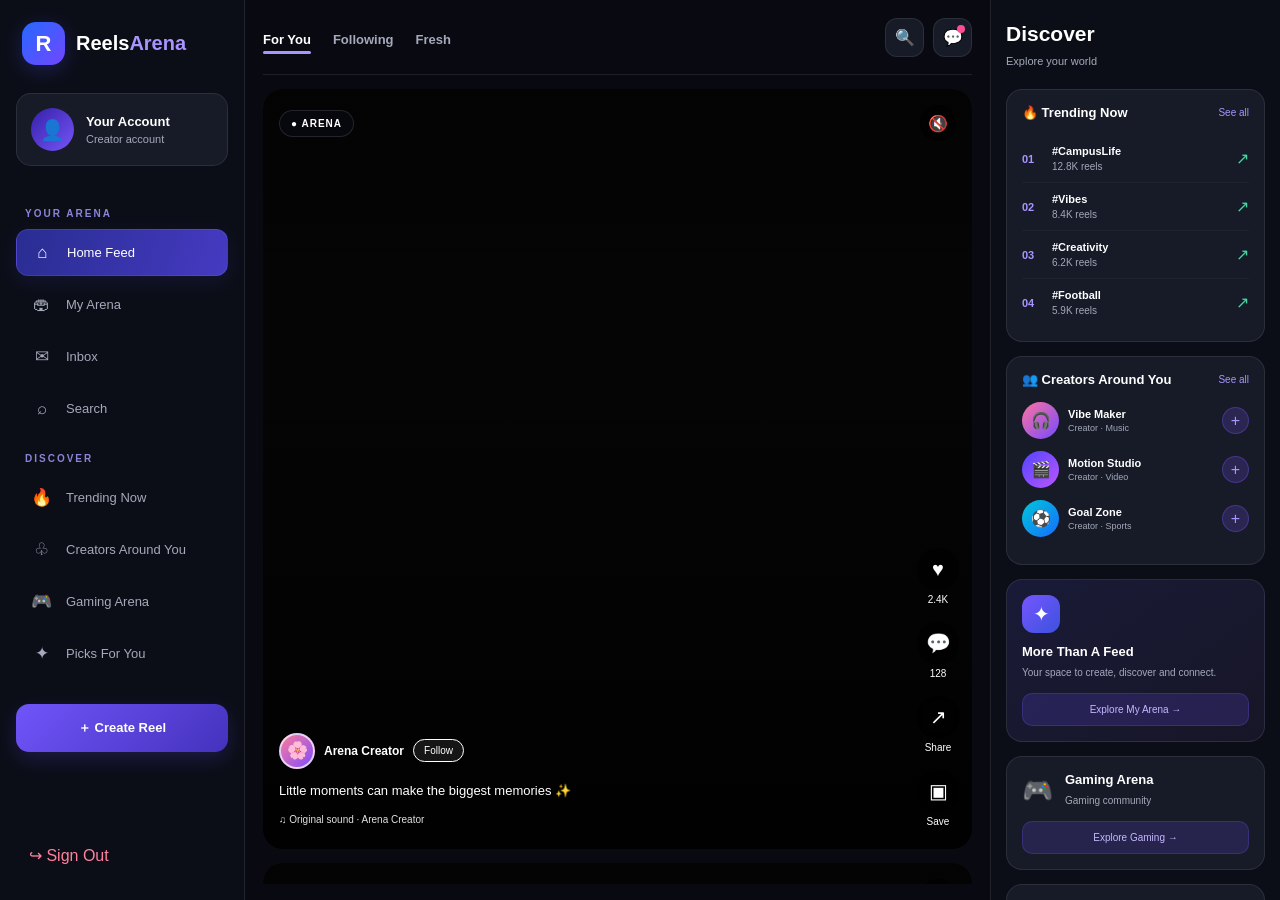
<file: dashboard.html>
<!DOCTYPE html>
<html lang="en">
<head>
    <meta charset="UTF-8">
    <meta name="viewport" content="width=device-width, initial-scale=1.0">
    <title>ReelsArena | Discover</title>
    <link rel="stylesheet" href="dashboard.css">
</head>

<body>

<div class="app">

    <!-- MOBILE EXPLORE BUTTON -->
    <button class="mobile-explore-btn" id="mobileExploreBtn">
        <span class="explore-icon">☰</span>
        <span>Explore</span>
    </button>

    <!-- DRAWER OVERLAY -->
    <div class="arena-drawer-overlay" id="arenaDrawerOverlay"></div>

    <!-- MOBILE SLIDE DRAWER -->
    <aside class="arena-drawer" id="arenaDrawer">

        <div class="drawer-header">
            <div class="drawer-brand">
                <div class="drawer-logo">R</div>
                <div>
                    <h2>ReelsArena</h2>
                    <p>Your world. Your arena.</p>
                </div>
            </div>

            <button class="drawer-close" id="drawerCloseBtn">✕</button>
        </div>

        <div class="drawer-user">
            <div class="drawer-avatar" id="drawerAvatar">👤</div>
            <div>
                <h3 id="drawerUserName">Welcome back</h3>
                <p>Explore your community</p>
            </div>
        </div>

        <p class="drawer-section-title">YOUR SPACE</p>

        <button class="drawer-item" data-section="myArena">
            <span class="drawer-item-icon">🏟️</span>
            <span>My Arena</span>
            <span class="drawer-arrow">›</span>
        </button>

        <button class="drawer-item" data-section="inbox">
            <span class="drawer-item-icon">💬</span>
            <span>Inbox</span>
            <span class="drawer-arrow">›</span>
        </button>

        <button class="drawer-item" data-section="search">
            <span class="drawer-item-icon">🔍</span>
            <span>Search</span>
            <span class="drawer-arrow">›</span>
        </button>

        <p class="drawer-section-title">DISCOVER</p>

        <button class="drawer-item" data-section="trending">
            <span class="drawer-item-icon">🔥</span>
            <span>Trending Now</span>
            <span class="drawer-arrow">›</span>
        </button>

        <button class="drawer-item" data-section="creators">
            <span class="drawer-item-icon">👥</span>
            <span>Creators Around You</span>
            <span class="drawer-arrow">›</span>
        </button>

        <button class="drawer-item" data-section="gaming">
            <span class="drawer-item-icon">🎮</span>
            <span>Gaming Arena</span>
            <span class="drawer-arrow">›</span>
        </button>

        <button class="drawer-item" data-section="picks">
            <span class="drawer-item-icon">✨</span>
            <span>Picks For You</span>
            <span class="drawer-arrow">›</span>
        </button>

        <div class="drawer-create">
            <button id="drawerUploadBtn">＋ Create a Reel</button>
        </div>

        <button class="drawer-logout" id="drawerLogoutBtn">
            ↪ Sign Out
        </button>

        <div class="drawer-footer">
            <span>REELSARENA</span>
            <span>Discover • Create • Connect</span>
        </div>
    </aside>


    <!-- LEFT SIDEBAR -->
    <aside class="sidebar">

        <div class="brand">
            <div class="brand-icon">R</div>
            <div class="brand-name">Reels<span>Arena</span></div>
        </div>

        <div class="sidebar-profile">
            <div class="profile-avatar" id="sideAvatar">👤</div>
            <div class="profile-info">
                <strong id="sideUserName">Your Account</strong>
                <span>Creator account</span>
            </div>
        </div>

        <div class="nav-label">YOUR ARENA</div>

        <button class="nav-item active" data-section="feed">
            <span>⌂</span> Home Feed
        </button>

        <button class="nav-item" data-section="myArena">
            <span>🏟</span> My Arena
        </button>

        <button class="nav-item" data-section="inbox">
            <span>✉</span> Inbox
        </button>

        <button class="nav-item" data-section="search">
            <span>⌕</span> Search
        </button>

        <div class="nav-label">DISCOVER</div>

        <button class="nav-item" data-section="trending">
            <span>🔥</span> Trending Now
        </button>

        <button class="nav-item" data-section="creators">
            <span>♧</span> Creators Around You
        </button>

        <button class="nav-item" data-section="gaming">
            <span>🎮</span> Gaming Arena
        </button>

        <button class="nav-item" data-section="picks">
            <span>✦</span> Picks For You
        </button>

        <div class="sidebar-create">
            <button id="uploadBtn">
                <span>＋</span> Create Reel
            </button>
        </div>

        <div class="sidebar-bottom">
            <button id="logoutBtn" class="logout-btn">
                ↪ Sign Out
            </button>
        </div>

    </aside>


    <!-- MAIN CONTENT -->
    <main class="main-content">

        <!-- TOP BAR -->
        <header class="topbar">

            <div class="topbar-left">
                <div class="mobile-brand">
                    <div class="brand-icon small">R</div>
                    <span>ReelsArena</span>
                </div>

                <div class="feed-tabs">
                    <button class="feed-tab active" data-feed="forYou">
                        For You
                    </button>

                    <button class="feed-tab" data-feed="following">
                        Following
                    </button>

                    <button class="feed-tab" data-feed="fresh">
                        Fresh
                    </button>
                </div>
            </div>

            <div class="topbar-actions">
                <button class="top-icon-button" data-section="search" title="Search">
                    🔍
                </button>

                <button class="top-icon-button inbox-button" data-section="inbox" title="Inbox">
                    💬
                    <span class="notification-dot"></span>
                </button>
            </div>

        </header>


        <!-- FEED -->
        <section class="feed-container" id="feedContainer">

            <div class="feed-inner" id="feedInner">

                <!-- REEL 1 -->
                <article class="reel" data-creator="Arena Creator">

                    <video class="reel-video"
                           src="https://interactive-examples.mdn.mozilla.net/media/cc0-videos/flower.mp4"
                           loop
                           muted
                           playsinline
                           autoplay></video>

                    <div class="video-gradient"></div>

                    <div class="reel-top">
                        <span class="live-tag">● ARENA</span>
                        <button class="video-sound-btn">🔇</button>
                    </div>

                    <div class="reel-caption">
                        <div class="creator-line">
                            <div class="creator-avatar">🌸</div>
                            <strong>Arena Creator</strong>
                            <button class="follow-btn">Follow</button>
                        </div>

                        <p>Little moments can make the biggest memories ✨</p>
                        <span class="music-line">♫ Original sound · Arena Creator</span>
                    </div>

                    <div class="reel-actions">

                        <button class="reel-action like-btn">
                            <span class="action-icon">♥</span>
                            <span class="action-count">2.4K</span>
                        </button>

                        <button class="reel-action comment-btn">
                            <span class="action-icon">💬</span>
                            <span class="action-count">128</span>
                        </button>

                        <button class="reel-action share-btn">
                            <span class="action-icon">↗</span>
                            <span class="action-count">Share</span>
                        </button>

                        <button class="reel-action save-btn">
                            <span class="action-icon">▣</span>
                            <span class="action-count">Save</span>
                        </button>

                    </div>

                </article>


                <!-- REEL 2 -->
                <article class="reel" data-creator="Explore Daily">

                    <video class="reel-video"
                           src="https://www.w3schools.com/html/mov_bbb.mp4"
                           loop
                           muted
                           playsinline></video>

                    <div class="video-gradient"></div>

                    <div class="reel-top">
                        <span class="live-tag">✦ DISCOVER</span>
                        <button class="video-sound-btn">🔇</button>
                    </div>

                    <div class="reel-caption">
                        <div class="creator-line">
                            <div class="creator-avatar second">🌍</div>
                            <strong>Explore Daily</strong>
                            <button class="follow-btn">Follow</button>
                        </div>

                        <p>Discover something new every day 🌍</p>
                        <span class="music-line">♫ Trending audio</span>
                    </div>

                    <div class="reel-actions">

                        <button class="reel-action like-btn">
                            <span class="action-icon">♥</span>
                            <span class="action-count">8.1K</span>
                        </button>

                        <button class="reel-action comment-btn">
                            <span class="action-icon">💬</span>
                            <span class="action-count">420</span>
                        </button>

                        <button class="reel-action share-btn">
                            <span class="action-icon">↗</span>
                            <span class="action-count">Share</span>
                        </button>

                        <button class="reel-action save-btn">
                            <span class="action-icon">▣</span>
                            <span class="action-count">Save</span>
                        </button>

                    </div>

                </article>


                <!-- REEL 3 -->
                <article class="reel" data-creator="Creative Zone">

                    <video class="reel-video"
                           src="https://interactive-examples.mdn.mozilla.net/media/cc0-videos/flower.mp4"
                           loop
                           muted
                           playsinline></video>

                    <div class="video-gradient"></div>

                    <div class="reel-top">
                        <span class="live-tag">⚡ FRESH</span>
                        <button class="video-sound-btn">🔇</button>
                    </div>

                    <div class="reel-caption">
                        <div class="creator-line">
                            <div class="creator-avatar third">🎨</div>
                            <strong>Creative Zone</strong>
                            <button class="follow-btn">Follow</button>
                        </div>

                        <p>Welcome to your creative space 🎨</p>
                        <span class="music-line">♫ Creative sounds</span>
                    </div>

                    <div class="reel-actions">

                        <button class="reel-action like-btn">
                            <span class="action-icon">♥</span>
                            <span class="action-count">950</span>
                        </button>

                        <button class="reel-action comment-btn">
                            <span class="action-icon">💬</span>
                            <span class="action-count">63</span>
                        </button>

                        <button class="reel-action share-btn">
                            <span class="action-icon">↗</span>
                            <span class="action-count">Share</span>
                        </button>

                        <button class="reel-action save-btn">
                            <span class="action-icon">▣</span>
                            <span class="action-count">Save</span>
                        </button>

                    </div>

                </article>

            </div>
        </section>

    </main>


    <!-- RIGHT DISCOVERY PANEL -->
    <aside class="discovery-panel">

        <div class="discovery-heading">
            <h2>Discover</h2>
            <span class="discovery-subtitle">Explore your world</span>
        </div>


        <!-- TRENDING -->
        <section class="discovery-card" id="trending">

            <div class="card-heading">
                <h3>🔥 Trending Now</h3>
                <button class="see-all" data-section="trending">See all</button>
            </div>

            <div class="trend-item" data-section="trending">
                <div class="trend-number">01</div>
                <div>
                    <strong>#CampusLife</strong>
                    <small>12.8K reels</small>
                </div>
                <span class="trend-up">↗</span>
            </div>

            <div class="trend-item" data-section="trending">
                <div class="trend-number">02</div>
                <div>
                    <strong>#Vibes</strong>
                    <small>8.4K reels</small>
                </div>
                <span class="trend-up">↗</span>
            </div>

            <div class="trend-item" data-section="trending">
                <div class="trend-number">03</div>
                <div>
                    <strong>#Creativity</strong>
                    <small>6.2K reels</small>
                </div>
                <span class="trend-up">↗</span>
            </div>

            <div class="trend-item" data-section="trending">
                <div class="trend-number">04</div>
                <div>
                    <strong>#Football</strong>
                    <small>5.9K reels</small>
                </div>
                <span class="trend-up">↗</span>
            </div>

        </section>


        <!-- CREATORS -->
        <section class="discovery-card" id="creators">

            <div class="card-heading">
                <h3>👥 Creators Around You</h3>
                <button class="see-all" data-section="creators">See all</button>
            </div>

            <div class="creator-suggestion">
                <div class="suggestion-avatar">🎧</div>

                <div class="suggestion-info">
                    <strong>Vibe Maker</strong>
                    <small>Creator · Music</small>
                </div>

                <button class="mini-follow">+</button>
            </div>

            <div class="creator-suggestion">
                <div class="suggestion-avatar purple">🎬</div>

                <div class="suggestion-info">
                    <strong>Motion Studio</strong>
                    <small>Creator · Video</small>
                </div>

                <button class="mini-follow">+</button>
            </div>

            <div class="creator-suggestion">
                <div class="suggestion-avatar cyan">⚽</div>

                <div class="suggestion-info">
                    <strong>Goal Zone</strong>
                    <small>Creator · Sports</small>
                </div>

                <button class="mini-follow">+</button>
            </div>

        </section>


        <!-- MORE THAN A FEED -->
        <section class="discovery-card arena-feature" id="myArena">

            <div class="feature-icon">✦</div>

            <div>
                <h3>More Than A Feed</h3>
                <p>Your space to create, discover and connect.</p>
            </div>

            <button class="feature-button" data-section="myArena">
                Explore My Arena →
            </button>

        </section>


        <!-- GAMING -->
        <section class="discovery-card gaming-card" id="gaming">

            <div class="gaming-header">
                <span>🎮</span>
                <div>
                    <h3>Gaming Arena</h3>
                    <p>Gaming community</p>
                </div>
            </div>

            <button class="gaming-explore" data-section="gaming">
                Explore Gaming →
            </button>

        </section>


        <!-- PICKS -->
        <section class="discovery-card picks-card" id="picks">

            <div class="card-heading">
                <h3>✨ Picks For You</h3>
                <button class="see-all" data-section="picks">Explore</button>
            </div>

            <p>Fresh content selected for your discovery.</p>

            <div class="picks-tags">
                <span>Music</span>
                <span>Comedy</span>
                <span>Sports</span>
                <span>Art</span>
            </div>

        </section>


        <div class="panel-footer">
            <span>ReelsArena</span>
            <span>Discover · Create · Connect</span>
        </div>

    </aside>


    <!-- MOBILE BOTTOM NAVIGATION -->
    <nav class="mobile-bottom-nav">

        <button class="bottom-nav-item active" data-section="feed">
            <span>⌂</span>
            <small>Home</small>
        </button>

        <button class="bottom-nav-item" data-section="search">
            <span>⌕</span>
            <small>Search</small>
        </button>

        <button class="bottom-create-btn" id="mobileCreateBtn">
            <span>＋</span>
        </button>

        <button class="bottom-nav-item" data-section="inbox">
            <span>♡</span>
            <small>Inbox</small>
        </button>

        <button class="bottom-nav-item" data-section="myArena">
            <span>◉</span>
            <small>Arena</small>
        </button>

    </nav>


    <!-- COMMENTS DRAWER -->
    <div class="comments-overlay" id="commentsOverlay">

        <div class="comments-drawer">

            <div class="comments-header">
                <h3>Comments</h3>
                <button id="commentsClose">✕</button>
            </div>

            <div class="comments-content" id="commentsContent">
                <div class="empty-comments">
                    <span>💬</span>
                    <p>Be the first to start the conversation.</p>
                </div>
            </div>

            <form class="comment-form" id="commentForm">
                <input
                    type="text"
                    id="commentInput"
                    placeholder="Add a comment..."
                    maxlength="300"
                    autocomplete="off">

                <button type="submit">Send</button>
            </form>

        </div>
    </div>


    <!-- UPLOAD MODAL -->
    <div class="upload-overlay" id="uploadOverlay">

        <div class="upload-modal">

            <div class="upload-header">
                <h2>Create a Reel</h2>
                <button id="uploadClose">✕</button>
            </div>

            <div class="upload-area" id="uploadArea">

                <div class="upload-symbol">＋</div>

                <h3>Add your video</h3>
                <p>Select a video from your device</p>

                <label class="upload-select-btn">
                    Choose Video
                    <input
                        type="file"
</file>
<file: dashboard.css>
/* ==================================================
   REELSARENA — CSS MATCHED TO YOUR ACTUAL HTML
   ================================================== */

* {
    margin: 0;
    padding: 0;
    box-sizing: border-box;
}

:root {
    --bg: #080910;
    --panel: #10121c;
    --card: #171a27;
    --card-hover: #202437;
    --purple: #7655f7;
    --purple-light: #a895ff;
    --cyan: #25d9e9;
    --pink: #ff4d94;
    --white: #ffffff;
    --muted: #a4a9bb;
    --border: rgba(255,255,255,.09);
}

html, body {
    width: 100%;
    min-height: 100%;
    font-family: "Segoe UI", Arial, sans-serif;
    background: var(--bg);
    color: var(--white);
    overflow-x: hidden;
}

body {
    min-height: 100vh;
}

button {
    font: inherit;
    color: inherit;
    border: none;
    cursor: pointer;
    background: none;
}

input, textarea {
    font: inherit;
}

button, a {
    -webkit-tap-highlight-color: transparent;
}

::-webkit-scrollbar {
    width: 5px;
}

::-webkit-scrollbar-thumb {
    background: #37394d;
    border-radius: 20px;
}

/* ================= APP LAYOUT ================= */

.app {
    display: grid;
    grid-template-columns: 245px minmax(350px, 1fr) 290px;
    width: 100%;
    min-height: 100vh;
    overflow: hidden;
}

/* ================= LEFT SIDEBAR ================= */

.sidebar {
    height: 100vh;
    position: sticky;
    top: 0;
    padding: 22px 16px;
    background: #0c0e17;
    border-right: 1px solid var(--border);
    display: flex;
    flex-direction: column;
    overflow-y: auto;
    z-index: 20;
}

.brand {
    display: flex;
    align-items: center;
    gap: 11px;
    margin: 0 0 28px 6px;
}

.brand-icon {
    width: 43px;
    height: 43px;
    background: linear-gradient(135deg, #2768ff, #7047ff);
    display: flex;
    align-items: center;
    justify-content: center;
    border-radius: 14px;
    font-size: 22px;
    font-weight: 900;
    box-shadow: 0 5px 20px rgba(75,85,255,.25);
}

.brand-icon.small {
    width: 32px;
    height: 32px;
    font-size: 16px;
    border-radius: 10px;
}

.brand-name {
    font-size: 20px;
    font-weight: 800;
}

.brand-name span {
    color: var(--purple-light);
}

.sidebar-profile {
    display: flex;
    align-items: center;
    gap: 12px;
    padding: 14px;
    background: var(--card);
    border: 1px solid var(--border);
    border-radius: 15px;
    margin-bottom: 26px;
}

.profile-avatar {
    width: 43px;
    height: 43px;
    flex-shrink: 0;
    border-radius: 50%;
    display: grid;
    place-items: center;
    background: linear-gradient(135deg, #3520a9, #7655f7);
    font-size: 20px;
}

.profile-info {
    display: flex;
    flex-direction: column;
    min-width: 0;
    gap: 4px;
}

.profile-info strong {
    font-size: 13px;
}

.profile-info span {
    color: var(--muted);
    font-size: 11px;
}

.nav-label {
    color: #8985d9;
    font-size: 10px;
    font-weight: 800;
    letter-spacing: 2px;
    margin: 16px 9px 10px;
}

.nav-item {
    width: 100%;
    min-height: 47px;
    display: flex;
    align-items: center;
    gap: 13px;
    padding: 12px 14px;
    margin-bottom: 5px;
    border-radius: 12px;
    color: var(--muted);
    text-align: left;
    font-size: 13px;
    transition: .2s;
}

.nav-item span:first-child {
    width: 23px;
    text-align: center;
    font-size: 17px;
}

.nav-item:hover {
    color: white;
    background: var(--card-hover);
}

.nav-item.active {
    color: white;
    background: linear-gradient(110deg, #292d91, #453ac2);
    border: 1px solid rgba(139,120,255,.2);
    box-shadow: 0 6px 20px rgba(63,65,200,.15);
}

.sidebar-create {
    margin-top: 22px;
}

.sidebar-create button {
    width: 100%;
    height: 48px;
    border-radius: 13px;
    background: linear-gradient(135deg, #7055fa, #4432bc);
    font-size: 13px;
    font-weight: 700;
    box-shadow: 0 7px 20px rgba(100,75,255,.2);
    transition: .2s;
}

.sidebar-create button:hover {
    transform: translateY(-2px);
    filter: brightness(1.15);
}

.sidebar-bottom {
    margin-top: auto;
    padding-top: 25px;
}

.logout-btn {
    width: 100%;
    text-align: left;
    color: #ff819c;
    padding: 13px;
    border-radius: 12px;
}

.logout-btn:hover {
    background: rgba(255,80,120,.1);
}

/* ================= MAIN CONTENT ================= */

.main-content {
    min-width: 0;
    min-height: 100vh;
    padding: 0 18px;
    display: flex;
    flex-direction: column;
    background: #090a11;
}

/* ================= TOP BAR ================= */

.topbar {
    min-height: 75px;
    display: flex;
    justify-content: space-between;
    align-items: center;
    gap: 10px;
    border-bottom: 1px solid var(--border);
    position: relative;
    z-index: 10;
}

.topbar-left {
    display: flex;
    align-items: center;
    min-width: 0;
}

.mobile-brand {
    display: none;
}

.feed-tabs {
    display: flex;
    align-items: center;
    gap: 22px;
}

.feed-tab {
    padding: 25px 0 20px;
    color: var(--muted);
    font-size: 13px;
    font-weight: 600;
    position: relative;
    white-space: nowrap;
}

.feed-tab:hover {
    color: white;
}

.feed-tab.active {
    color: white;
}

.feed-tab.active::after {
    content: "";
    position: absolute;
    bottom: 13px;
    left: 0;
    right: 0;
    height: 3px;
    border-radius: 10px;
    background: var(--purple-light);
}

.topbar-actions {
    display: flex;
    gap: 9px;
}

.top-icon-button {
    position: relative;
    width: 39px;
    height: 39px;
    border-radius: 12px;
    background: var(--card);
    border: 1px solid var(--border);
    display: grid;
    place-items: center;
    font-size: 16px;
}

.top-icon-button:hover {
    background: var(--card-hover);
}

.notification-dot {
    position: absolute;
    width: 8px;
    height: 8px;
    background: var(--pink);
    border-radius: 50%;
    top: 6px;
    right: 6px;
}

/* ================= FEED ================= */

.feed-container {
    flex: 1;
    min-height: 0;
    width: 100%;
    padding: 14px 0;
    overflow: hidden;
}

.feed-inner {
    width: 100%;
    height: 100%;
    max-height: calc(100vh - 105px);
    overflow-y: auto;
    overflow-x: hidden;
    scroll-snap-type: y mandatory;
    scrollbar-width: none;
    display: flex;
    flex-direction: column;
    gap: 14px;
}

.feed-inner::-webkit-scrollbar {
    display: none;
}

.reel {
    position: relative;
    flex: 0 0 auto;
    width: 100%;
    height: min( calc(100vh - 105px), 760px);
    min-height: 480px;
    background: #141520;
    border-radius: 20px;
    overflow: hidden;
    scroll-snap-align: start;
    scroll-snap-stop: always;
    isolation: isolate;
}

.reel-video {
    position: absolute;
    inset: 0;
    width: 100%;
    height: 100%;
    object-fit: cover;
    background: #050505;
}

.video-gradient {
    position: absolute;
    inset: 0;
    z-index: 1;
    pointer-events: none;
    background:
        linear-gradient(to top,
            rgba(0,0,0,.88) 0%,
            rgba(0,0,0,.40) 32%,
            transparent 65%),
        linear-gradient(to bottom,
            rgba(0,0,0,.35),
            transparent 30%);
}

.reel-top {
    position: absolute;
    z-index: 2;
    top: 16px;
    left: 16px;
    right: 16px;
    display: flex;
    align-items: center;
    justify-content: space-between;
}

.live-tag {
    background: rgba(10,10,20,.65);
    border: 1px solid rgba(255,255,255,.12);
    padding: 7px 11px;
    border-radius: 30px;
    font-size: 10px;
    font-weight: 800;
    letter-spacing: 1px;
    backdrop-filter: blur(8px);
}

.video-sound-btn {
    width: 36px;
    height: 36px;
    border-radius: 50%;
    background: rgba(0,0,0,.45);
    backdrop-filter: blur(8px);
    display: grid;
    place-items: center;
}

.reel-caption {
    position: absolute;
    z-index: 2;
    left: 16px;
    right: 75px;
    bottom: 22px;
}

.creator-line {
    display: flex;
    align-items: center;
    gap: 9px;
    margin-bottom: 12px;
    flex-wrap: wrap;
}

.creator-avatar {
    width: 36px;
    height: 36px;
    border-radius: 50%;
    display: grid;
    place-items: center;
    background: linear-gradient(135deg, #fc7b9c, #814cff);
    font-size: 17px;
    border: 2px solid rgba(255,255,255,.7);
}

.creator-avatar.second {
    background: linear-gradient(135deg, #15b8a8, #2472ff);
}

.creator-avatar.third {
    background: linear-gradient(135deg, #ffae45, #ff4d83);
}

.creator-line strong {
    font-size: 12px;
}

.follow-btn {
    border: 1px solid white;
    border-radius: 20px;
    padding: 5px 10px;
    font-size: 10px;
    background: rgba(255,255,255,.08);
}

.follow-btn:hover {
    background: white;
    color: #111;
}

.reel-caption > p {
    font-size: 13px;
    line-height: 1.5;
    margin-bottom: 9px;
    overflow-wrap: anywhere;
}

.music-line {
    color: #e0e0e0;
    font-size: 10px;
}

.reel-actions {
    position: absolute;
    right: 13px;
    bottom: 22px;
    z-index: 3;
    display: flex;
    flex-direction: column;
    gap: 17px;
    align-items: center;
}

.reel-action {
    display: flex;
    flex-direction: column;
    align-items: center;
    gap: 4px;
    background: transparent;
}

.action-icon {
    width: 42px;
    height: 42px;
    border-radius: 50%;
    display: grid;
    place-items: center;
    font-size: 20px;
    background: rgba(0,0,0,.48);
    backdrop-filter: blur(8px);
    transition: .2s;
}

.reel-action:hover .action-icon {
    transform: scale(1.1);
}

.action-count {
    font-size: 10px;
    color: white;
}

.like-btn.liked .action-icon {
    color: #ff4c83;
}

.save-btn.saved .action-icon {
    color: #f6cf53;
}

/* ================= DISCOVERY PANEL ================= */

.discovery-panel {
    width: 290px;
    min-width: 0;
    height: 100vh;
    position: sticky;
    top: 0;
    overflow-y: auto;
    padding: 22px 15px;
    background: #0c0e17;
    border-left: 1px solid var(--border);
}

.discovery-heading {
    margin-bottom: 20px;
}

.discovery-heading h2 {
    font-size: 21px;
    margin-bottom: 5px;
}

.discovery-subtitle {
    font-size: 11px;
    color: var(--muted);
}

.discovery-card {
    padding: 15px;
    border: 1px solid var(--border);
    background: var(--card);
    border-radius: 16px;
    margin-bottom: 14px;
}

.card-heading {
    display: flex;
    justify-content: space-between;
    align-items: center;
    margin-bottom: 15px;
    gap: 8px;
}

.card-heading h3 {
    font-size: 13px;
}

.see-all {
    color: var(--purple-light);
    font-size: 10px;
}

.trend-item {
    display: flex;
    align-items: center;
    gap: 10px;
    padding: 10px 0;
    border-bottom: 1px solid rgba(255,255,255,.04);
    cursor: pointer;
}

.trend-item:last-child {
    border-bottom: none;
}

.trend-number {
    color: var(--purple-light);
    font-size: 11px;
    font-weight: 800;
    width: 20px;
}

.trend-item strong {
    display: block;
    font-size: 11px;
}

.trend-item small {
    display: block;
    color: var(--muted);
    font-size: 10px;
    margin-top: 4px;
}

.trend-up {
    margin-left: auto;
    color: #45d7a1;
}

.creator-suggestion {
    display: flex;
    align-items: center;
    gap: 9px;
    margin: 12px 0;
}

.suggestion-avatar {
    width: 37px;
    height: 37px;
    border-radius: 50%;
    display: grid;
    place-items: center;
    background: linear-gradient(135deg, #ff739f, #754aff);
}

.suggestion-avatar.purple {
    background: linear-gradient(135deg, #5145ff, #bb55ff);
}

.suggestion-avatar.cyan {
    background: linear-gradient(135deg, #00c7d9, #176cff);
}

.suggestion-info {
    flex: 1;
    min-width: 0;
}

.suggestion-info strong {
    display: block;
    font-size: 11px;
}

.suggestion-info small {
    display: block;
    font-size: 9px;
    color: var(--muted);
    margin-top: 3px;
}

.mini-follow {
    width: 27px;
    height: 27px;
    border-radius: 50%;
    background: rgba(119,85,247,.2);
    color: var(--purple-light);
    border: 1px solid rgba(119,85,247,.35);
}

.arena-feature {
    background: linear-gradient(145deg, #191a37, #171627);
}

.feature-icon {
    width: 38px;
    height: 38px;
    display: grid;
    place-items: center;
    border-radius: 12px;
    background: linear-gradient(135deg, #7755ff, #3b52dd);
    font-size: 20px;
    margin-bottom: 11px;
}

.arena-feature h3,
.gaming-card h3 {
    font-size: 13px;
    margin-bottom: 6px;
}

.arena-feature p,
.gaming-card p,
.picks-card > p {
    font-size: 10px;
    color: var(--muted);
    line-height: 1.5;
}

.feature-button,
.gaming-explore {
    width: 100%;
    margin-top: 13px;
    padding: 10px;
    background: rgba(112,85,255,.18);
    color: #c3b8ff;
    border: 1px solid rgba(112,85,255,.25);
    border-radius: 10px;
    font-size: 10px;
}

.gaming-header {
    display: flex;
    align-items: center;
    gap: 12px;
}

.gaming-header > span {
    font-size: 25px;
}

.picks-tags {
    display: flex;
    flex-wrap: wrap;
    gap: 6px;
    margin-top: 12px;
}

.picks-tags span {
    background: #222438;
    padding: 6px 9px;
    border-radius: 20px;
    font-size: 9px;
    color: #c6c7e4;
}

.panel-footer {
    padding: 15px 5px;
    display: flex;
    flex-direction: column;
    gap: 5px;
    color: var(--muted);
    font-size: 9px;
}

/* ================= MOBILE EXPLORE BUTTON ================= */

.mobile-explore-btn {
    display: none;
    position: fixed;
    top: 12px;
    left: 12px;
    z-index: 10001;
    padding: 10px 13px;
    border-radius: 13px;
    background: rgba(15,17,28,.9);
    border: 1px solid var(--border);
    backdrop-filter: blur(12px);
    align-items: center;
    gap: 8px;
    font-size: 12px;
    font-weight: 700;
}

.explore-icon {
    font-size: 17px;
}

/* ================= DRAWER ================= */

.arena-drawer-overlay {
    position: fixed;
    inset: 0;
    background: rgba(0,0,0,.72);
    backdrop-filter: blur(5px);
    z-index: 9998;
    opacity: 0;
    visibility: hidden;
    transition: .3s;
}

.arena-drawer-overlay.active {
    opacity: 1;
    visibility: visible;
}

.arena-drawer {
    position: fixed;
    top: 0;
    bottom: 0;
    left: 0;

    width: min(340px, 88vw);
    height: 100vh;
    height: 100dvh;

    z-index: 9999;

    display: flex;
    flex-direction: column;

    padding: 20px 17px;

    background: #11131e;
    border-right: 1px solid var(--border);

    overflow-x: hidden;
    overflow-y: auto;

    -webkit-overflow-scrolling: touch;
    overscroll-behavior: contain;
    touch-action: pan-y;

    transform: translateX(-110%);
    transition: transform .35s cubic-bezier(.22,1,.36,1);
}

.arena-drawer.active {
    transform: translateX(0);
}

.arena-drawer > * {
    flex-shrink: 0;
}

.drawer-header {
    display: flex;
    justify-content: space-between;
    align-items: center;
    margin-bottom: 22px;
}

.drawer-brand {
    display: flex;
    align-items: center;
    gap: 10px;
}

.drawer-logo {
    width: 42px;
    height: 42px;
    border-radius: 13px;
    background: linear-gradient(135deg, #2768ff, #7047ff);
    display: grid;
    place-items: center;
    font-size: 21px;
    font-weight: 900;
}

.drawer-brand h2 {
    font-size: 17px;
}

.drawer-brand p {
    color: var(--muted);
    font-size: 10px;
    margin-top: 4px;
}

.drawer-close {
    width: 38px;
    height: 38px;
    border-radius: 50%;
    background: var(--card);
    display: grid;
    place-items: center;
}

.drawer-user {
    display: flex;
    align-items: center;
    gap: 12px;
    padding: 13px;
    background: var(--card);
    border: 1px solid var(--border);
    border-radius: 15px;
    margin-bottom: 15px;
}

.drawer-avatar {
    width: 42px;
    height: 42px;
    border-radius: 50%;
    background: linear-gradient(135deg, #3625bd, #7957ff);
    display: grid;
    place-items: center;
}

.drawer-user h3 {
    font-size: 12px;
}

.drawer-user p {
    color: var(--muted);
    font-size: 10px;
    margin-top: 4px;
}

.drawer-section-title {
    color: #8e8be1;
    font-size: 10px;
    letter-spacing: 2px;
    font-weight: 800;
    margin: 19px 10px 9px;
}

.drawer-item {
    width: 100%;
    min-height: 50px;
    display: flex;
    align-items: center;
    gap: 12px;
    text-align: left;
    padding: 12px 13px;
    border-radius: 12px;
    color: #b3b6c7;
    font-size: 13px;
    transition: .2s;
}

.drawer-item:hover {
    background: var(--card-hover);
    color: white;
}

.drawer-item-icon {
    width: 25px;
    text-align: center;
    font-size: 17px;
}

.drawer-arrow {
    margin-left: auto;
    color: #70758a;
    font-size: 20px;
}

.drawer-create {
    margin-top: 22px;
    padding-bottom: 8px;
}

.drawer-create button {
    width: 100%;
    min-height: 48px;
    border-radius: 13px;
    background: linear-gradient(135deg, #7655f7, #4c3bc9);
    font-weight: 700;
    font-size: 13px;
}

.drawer-logout {
    width: 100%;
    text-align: left;
    padding: 14px;
    margin-top: 5px;
    border-radius: 12px;
    color: #ff819c;
}

.drawer-logout:hover {
    background: rgba(255,80,120,.1);
}

.drawer-footer {
    margin-top: 20px;
    padding: 18px 8px;
    display: flex;
    flex-direction: column;
    gap: 6px;
    color: #777b8d;
    font-size: 9px;
    letter-spacing: 1px;
}

/* ================= MOBILE BOTTOM NAV ================= */

.mobile-bottom-nav {
    display: none;
}

.bottom-nav-item {
    display: flex;
    flex-direction: column;
    align-items: center;
    justify-content: center;
    gap: 4px;
    background: transparent;
    color: #8c90a4;
    flex: 1;
    font-size: 10px;
}

.bottom-nav-item > span {
    font-size: 21px;
}

.bottom-nav-item.active {
    color: #a996ff;
}

.bottom-nav-item small {
    font-size: 9px;
}

.bottom-create-btn {
    width: 42px;
    height: 37px;
    border-radius: 12px;
    background: linear-gradient(135deg, #7655f7, #27c9e7);
    font-size: 24px;
    display: grid;
    place-items: center;
    box-shadow: 0 5px 15px rgba(112,85,247,.3);
}

/* ================= COMMENTS ================= */

.comments-overlay {
    position: fixed;
    inset: 0;
    z-index: 10000;
    background: rgba(0,0,0,.7);
    opacity: 0;
    visibility: hidden;
    transition: .3s;
}

.comments-overlay.active {
    opacity: 1;
    visibility: visible;
}

.comments-drawer {
    position: absolute;
    right: 0;
    top: 0;
    width: min(420px, 100%);
    height: 100%;
    background: #141622;
    display: flex;
    flex-direction: column;
    transform: translateX(100%);
    transition: .3s;
}

.comments-overlay.active .comments-drawer {
    transform: translateX(0);
}

.comments-header {
    padding: 18px;
    display: flex;
    justify-content: space-between;
    align-items: center;
    border-bottom: 1px solid var(--border);
}

.comments-header h3 {
    font-size: 15px;
}

.comments-header button {
    width: 35px;
    height: 35px;
    border-radius: 50%;
    background: var(--card);
}

.comments-content {
    flex: 1;
    overflow-y: auto;
    padding: 15px;
}

.empty-comments {
    text-align: center;
    color: var(--muted);
    padding: 40px 15px;
}

.empty-comments span {
    font-size: 35px;
}

.empty-comments p {
    margin-top: 10px;
    font-size: 12px;
}

.comment-form {
    display: flex;
    gap: 8px;
    padding: 14px;
    border-top: 1px solid var(--border);
}

.comment-form input {
    flex: 1;
    min-width: 0;
    padding: 12px;
    border-radius: 25px;
    border: 1px solid var(--border);
    background: var(--card);
    color: white;
    outline: none;
}

.comment-form button {
    padding: 0 15px;
    border-radius: 25px;
    background: var(--purple);
}

/* ================= UPLOAD MODAL ================= */

.upload-overlay {
    position: fixed;
    inset: 0;
    z-index: 10000;
    display: flex;
    align-items: center;
    justify-content: center;
    padding: 18px;
    background: rgba(0,0,0,.78);
    backdrop-filter: blur(8px);
    opacity: 0;
    visibility: hidden;
    transition: .25s;
}

.upload-overlay.active {
    opacity: 1;
    visibility: visible;
}

.upload-modal {
    width: min(500px, 100%);
    max-height:
</file>
